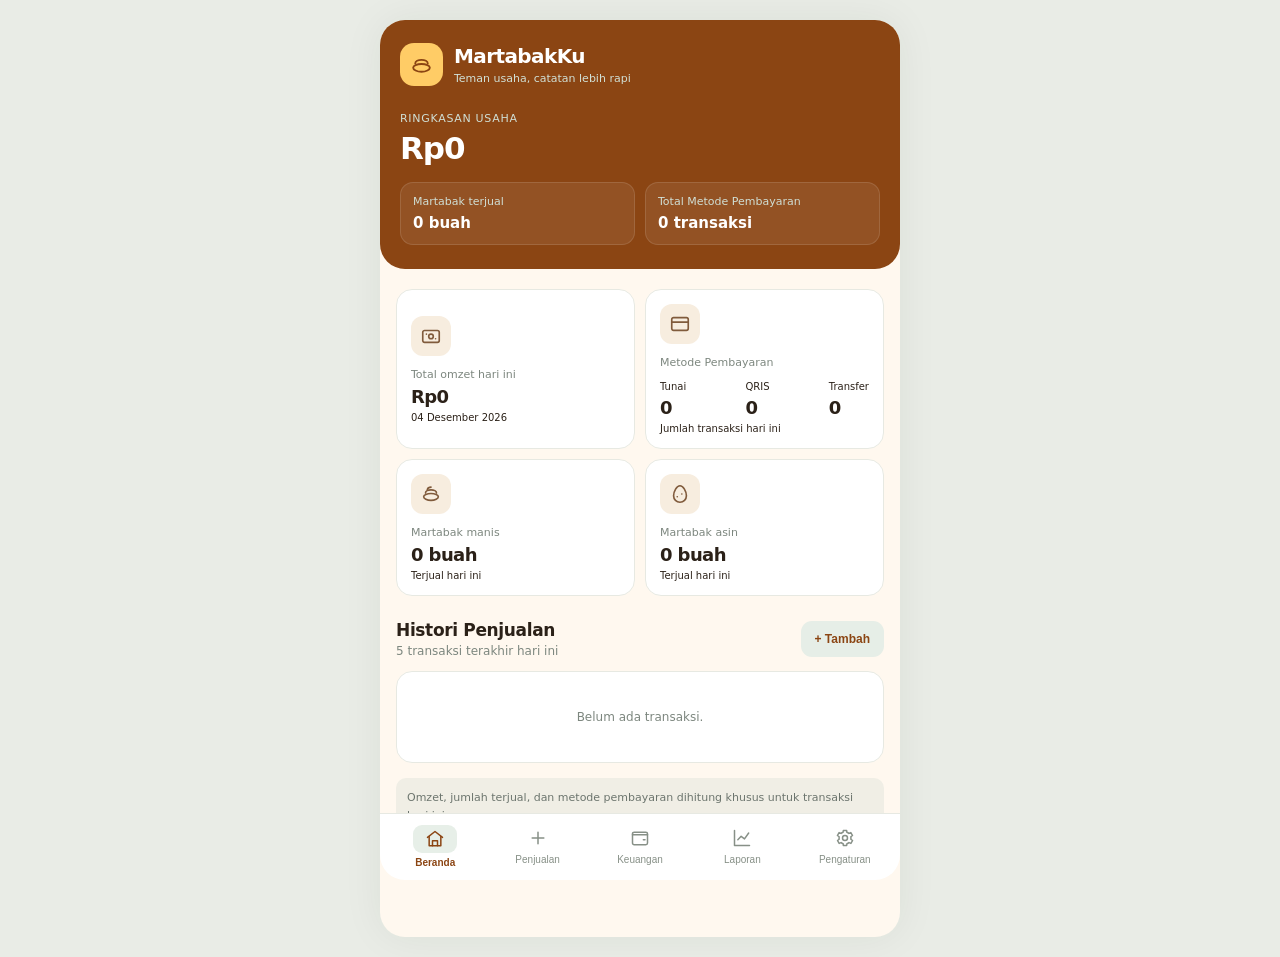
<file: index.html>
<!DOCTYPE html>
<html lang="id">
<head>
  <meta charset="UTF-8">
  <meta name="viewport" content="width=device-width, initial-scale=1.0">

  <title>MartabakKu — Prototipe</title>

  <!-- Ikon aplikasi -->
  <link rel="icon" type="image/png" href="icon-512.png">

  <!-- Pengaturan agar bisa dipasang sebagai aplikasi -->
  <link rel="manifest" href="manifest.json">
  <meta name="theme-color" content="#f5b82e">

  <!-- Desain aplikasi -->
  <link rel="stylesheet" href="style.css">

<style>
  .chart-line-draw {
    stroke-dasharray: 2400;
    stroke-dashoffset: 2400;
    animation: chartLineGrow 3s cubic-bezier(.2,.75,.25,1) forwards;
  }

  .chart-area-rise {
    transform-box: fill-box;
    transform-origin: center bottom;
    animation: chartAreaRise 2s ease-out both;
  }

  .chart-point-appear {
    opacity: 0;
    animation: chartDotAppear .3s ease-out 3s forwards;
  }

  .chart-point,
  [data-detail-day],
  [data-revenue-day] {
    cursor: pointer;
  }

  @keyframes chartLineGrow {
    to { stroke-dashoffset: 0; }
  }

  @keyframes chartAreaRise {
    from { opacity: 0; }
    to { opacity: .14; }
  }

  @keyframes chartDotAppear {
    to { opacity: 1; }
  }

  @media (prefers-reduced-motion: reduce) {
    .chart-line-draw,
    .chart-area-rise,
    .chart-point-appear {
      animation: none !important;
      stroke-dashoffset: 0 !important;
      opacity: 1 !important;
    }
  }
</style>

<style>
.chart-line-draw { stroke-dasharray: 2400; stroke-dashoffset: 2400; animation: chartLineGrow 1.15s cubic-bezier(.2,.75,.25,1) forwards; }
.chart-area-rise { transform-box: fill-box; transform-origin: center bottom; animation: chartAreaRise .9s ease-out both; }
@keyframes chartLineGrow { to { stroke-dashoffset: 0; } }
@keyframes chartAreaRise { from { opacity: 0; transform: scaleY(.02); } to { opacity: .14; transform: scaleY(1); } }
@keyframes chartDotRise { 0% { opacity: 0; transform: translateY(18px) scale(.5); } 70% { opacity: 1; transform: translateY(-2px) scale(1.15); } 100% { opacity: 1; transform: translateY(0) scale(1); } }
@media (prefers-reduced-motion: reduce) { .chart-line-draw, .chart-area-rise, [style*="chartDotRise"] { animation-duration: .01ms !important; animation-delay: 0ms !important; } }
</style>
</head>

<body>
  <div class="app">

    <!-- HEADER / RINGKASAN USAHA -->
    <header class="hero">

      <div class="brand">
        <div class="logo"><svg class="ui-icon" width="25" height="25" viewBox="0 0 24 24" fill="none" stroke="currentColor" stroke-width="1.8" stroke-linecap="round" stroke-linejoin="round" aria-hidden="true"><path d="M4 15c0-2 3.6-3.5 8-3.5s8 1.5 8 3.5-3.6 4-8 4-8-2-8-4Z"/><path d="M6 11c0-2 2.7-3.5 6-3.5s6 1.5 6 3.5"/></svg></div>

        <div>
          <h1>MartabakKu</h1>
          <p>Teman usaha, catatan lebih rapi</p>
        </div>
      </div>

      <div class="eyebrow">RINGKASAN USAHA</div>

      <div class="hero-total" id="heroSales">
        Rp789.000
      </div>

      <div class="hero-stats">

        <div class="hero-stat">
          <small>Martabak terjual</small>
          <strong id="heroQty">27 buah</strong>
        </div>

        <div class="hero-stat">
          <small>Total Metode Pembayaran</small>
          <strong id="heroExpense">0 transaksi</strong>
        </div>

      </div>
    </header>

    <!-- KONTEN UTAMA -->
    <main class="content" id="content"></main>

    <!-- NAVIGASI -->
    <nav class="nav">

      <button class="active" data-tab="home">
        <span><svg class="ui-icon" width="20" height="20" viewBox="0 0 24 24" fill="none" stroke="currentColor" stroke-width="1.8" stroke-linecap="round" stroke-linejoin="round"><path d="m3 10 9-7 9 7"/><path d="M5 9v11h14V9"/><path d="M9 20v-6h6v6"/></svg></span>
        Beranda
      </button>

      <button data-tab="sales">
        <span><svg class="ui-icon" width="20" height="20" viewBox="0 0 24 24" fill="none" stroke="currentColor" stroke-width="1.8" stroke-linecap="round"><path d="M12 5v14M5 12h14"/></svg></span>
        Penjualan
      </button>

      <button data-tab="finance">
        <span><svg class="ui-icon" width="20" height="20" viewBox="0 0 24 24" fill="none" stroke="currentColor" stroke-width="1.8" stroke-linecap="round" stroke-linejoin="round"><rect x="3" y="5" width="18" height="15" rx="2"/><path d="M3 8h18M16 14h2"/></svg></span>
        Keuangan
      </button>

      <button data-tab="reports">
        <span><svg class="ui-icon" width="20" height="20" viewBox="0 0 24 24" fill="none" stroke="currentColor" stroke-width="1.8" stroke-linecap="round" stroke-linejoin="round"><path d="M3 3v18h18"/><path d="m7 14 4-4 4 3 5-7"/></svg></span>
        Laporan
      </button>

      <button data-tab="settings">
        <span><svg class="ui-icon" width="20" height="20" viewBox="0 0 24 24" fill="none" stroke="currentColor" stroke-width="1.8" stroke-linecap="round" stroke-linejoin="round"><circle cx="12" cy="12" r="3"/><path d="M19 13.5a7 7 0 0 0 0-3l2-1.5-2-3.5-2.3 1a7 7 0 0 0-2.5-1.4L14 3h-4l-.3 2.1a7 7 0 0 0-2.5 1.4l-2.3-1-2 3.5L5 10.5a7 7 0 0 0 0 3L3 15l2 3.5 2.3-1a7 7 0 0 0 2.5 1.4L10 21h4l.3-2.1a7 7 0 0 0 2.5-1.4l2.3 1 2-3.5Z"/></svg></span>
        Pengaturan
      </button>

    </nav>

    <!-- NOTIFIKASI -->
    <div class="toast" id="toast" role="status"></div>

    <div id="updateNotice" style="display:none; position:fixed; bottom:20px; left:16px; right:16px; max-width:488px; margin:auto; padding:18px; background:#fff8ef; border:1px solid #e7e9e2; border-radius:16px; box-shadow:0 4px 20px #0002; z-index:9999;">
      <strong>Versi baru MartabakKu tersedia!</strong>
      <p id="updateMessage">Ada pembaruan untuk aplikasi MartabakKu.</p>
      <div style="display:flex; gap:8px;">
        <button id="updateNow" style="flex:1; padding:10px; border:0; border-radius:8px; background:#8b4513; color:white;">Update sekarang</button>
        <button id="updateLater" style="flex:1; padding:10px; border:1px solid #ddd; border-radius:8px; background:white;">Nanti</button>
      </div>
    </div>

  </div>

    <!-- Modul halaman dimuat lebih dulu; app.js memuat data, fungsi bersama, navigasi, lalu render awal. -->
    <script src="beranda.js"></script>
    <script src="penjualan.js"></script>
    <script src="keuangan.js"></script>
    <script src="laporan.js"></script>
    <script src="pengaturan.js"></script>
    <script src="app.js"></script>


  <script>
    // Efek tekan untuk elemen interaktif, termasuk konten yang dibuat dinamis.
    document.addEventListener('pointerdown', function (event) {
      const target = event.target.closest('button, a, [role="button"], input[type="button"], input[type="submit"], [data-action], [onclick], .metric, .totalbox, .dashboard-card, .report-card, .payment-card, .clickable');
      if (!target || target.matches(':disabled, [aria-disabled="true"]')) return;
      target.classList.remove('tap-bounce'); void target.offsetWidth; target.classList.add('tap-bounce');
    });
    document.addEventListener('animationend', function (event) { if (event.animationName === 'martabakTap') event.target.classList.remove('tap-bounce'); });
  </script>

  <script>
    
    if ('serviceWorker' in navigator) {
      window.addEventListener('load', () => {
        navigator.serviceWorker.register('./service-worker.js')
          .catch(error => {
            console.error('Service worker gagal:', error);
          });
      });
    }
  </script>
</body>
</html>
</file>
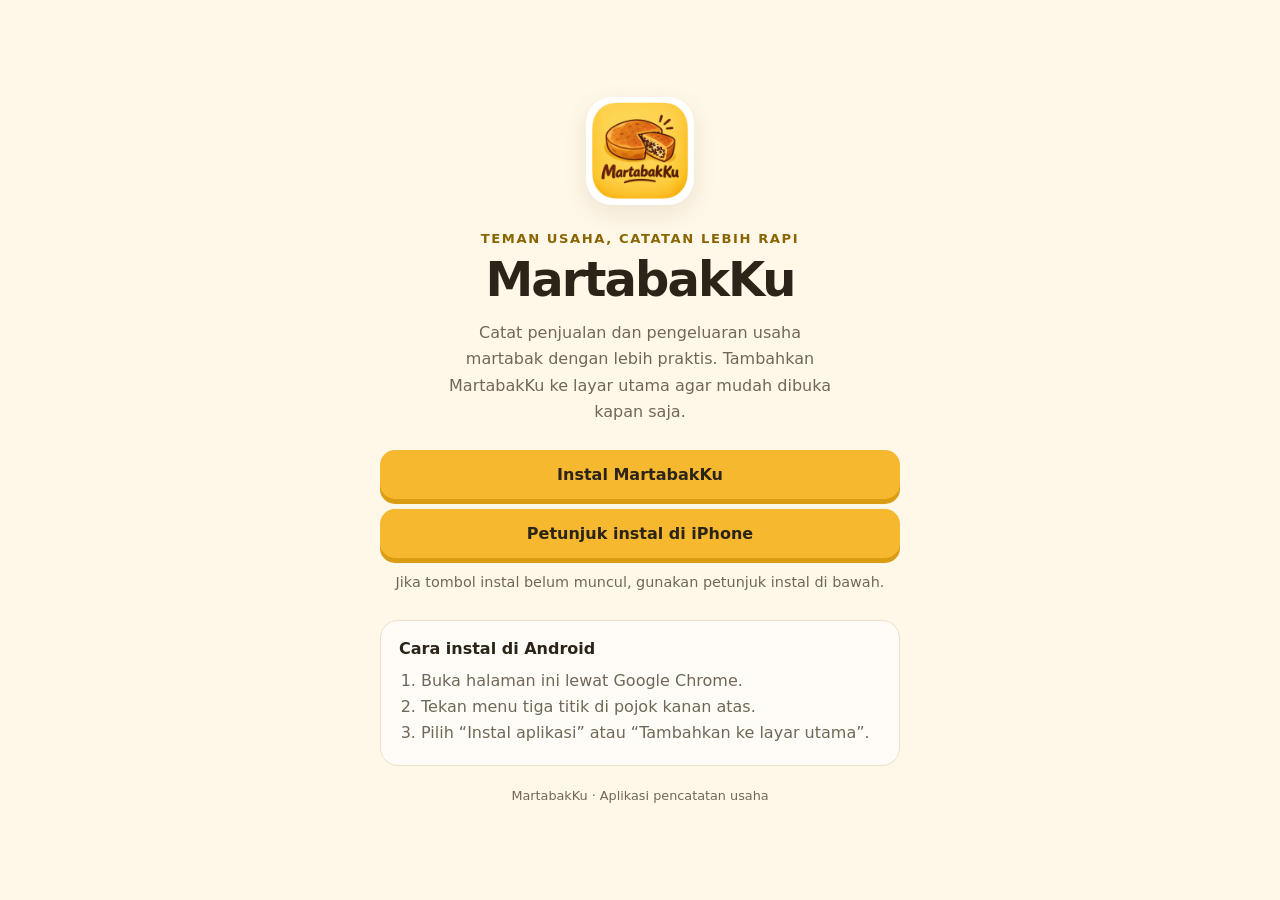
<file: install.html>
<!doctype html>
<html lang="id">
<head>
  <meta charset="utf-8">
  <meta name="viewport" content="width=device-width, initial-scale=1">
  <meta name="theme-color" content="#f5b82e">
  <link rel="manifest" href="manifest.json">
  <title>Instal MartabakKu</title>
  <style>
    :root { color-scheme: light; --gold:#f5b82e; --ink:#2b2418; --muted:#706757; --cream:#fff8e8; --line:#eadfc8; }
    * { box-sizing:border-box; }
    body { margin:0; font-family:system-ui,-apple-system,BlinkMacSystemFont,"Segoe UI",sans-serif; background:var(--cream); color:var(--ink); }
    main { min-height:100vh; display:flex; align-items:center; justify-content:center; padding:24px; }
    .page { width:min(100%,520px); text-align:center; }
    .logo { width:108px; height:108px; object-fit:contain; border-radius:26px; background:white; box-shadow:0 8px 24px #4a35151a; }
    .eyebrow { margin:22px 0 8px; color:#8a6500; font-weight:750; font-size:.82rem; letter-spacing:.12em; text-transform:uppercase; }
    h1 { font-size:clamp(2rem,8vw,3rem); line-height:1.08; margin:0; letter-spacing:-.04em; }
    .lead { color:var(--muted); line-height:1.65; margin:14px auto 24px; max-width:390px; }
    .actions { display:grid; gap:10px; }
    button,a.button { display:block; width:100%; border:0; border-radius:15px; padding:15px 18px; font:inherit; font-weight:750; text-decoration:none; cursor:pointer; }
    .primary { background:var(--gold); color:#2b2418; box-shadow:0 5px 0 #d99c12; }
    .secondary { background:#fff; color:var(--ink); border:1px solid var(--line)!important; }
    .status { min-height:24px; margin:14px 0 0; font-size:.9rem; color:var(--muted); line-height:1.5; }
    .steps { margin:24px 0 0; padding:18px; border:1px solid var(--line); border-radius:18px; background:#ffffffa8; text-align:left; }
    .steps h2 { font-size:1rem; margin:0 0 10px; }
    .steps ol { margin:0; padding-left:22px; color:var(--muted); line-height:1.65; }
    .foot { margin:22px 0 0; color:var(--muted); font-size:.8rem; }
  </style>
</head>
<body>
  <main>
    <section class="page" aria-labelledby="title">
      <img class="logo" src="./icon-512.png" alt="Logo MartabakKu" onerror="this.style.display='none'">
      <p class="eyebrow">Teman usaha, catatan lebih rapi</p>
      <h1 id="title">MartabakKu</h1>
      <p class="lead">Catat penjualan dan pengeluaran usaha martabak dengan lebih praktis. Tambahkan MartabakKu ke layar utama agar mudah dibuka kapan saja.</p>
      <div class="actions">
        <button class="primary" id="installButton" hidden>Instal MartabakKu</button>
        <button class="primary" id="iosButton" hidden>Petunjuk instal di iPhone</button>
      </div>
      <p class="status" id="status" aria-live="polite">Memeriksa opsi instalasi yang tersedia…</p>
      <div class="steps" id="steps" hidden>
        <h2 id="stepsTitle">Cara menambahkan ke layar utama</h2>
        <ol id="stepsList"></ol>
      </div>
      <p class="foot">MartabakKu · Aplikasi pencatatan usaha</p>
    </section>
  </main>
  <script>
    const installButton = document.getElementById('installButton');
    const iosButton = document.getElementById('iosButton');
    const statusText = document.getElementById('status');
    const steps = document.getElementById('steps');
    const stepsTitle = document.getElementById('stepsTitle');
    const stepsList = document.getElementById('stepsList');
    let deferredPrompt = null;

    function showSteps(title, items) {
      stepsTitle.textContent = title;
      stepsList.replaceChildren(...items.map(text => {
        const li = document.createElement('li'); li.textContent = text; return li;
      }));
      steps.hidden = false;
    }

    window.addEventListener('beforeinstallprompt', event => {
      event.preventDefault();
      deferredPrompt = event;
      installButton.hidden = false;
      iosButton.hidden = true;
      statusText.textContent = 'MartabakKu siap dipasang di perangkat ini.';
    });

    installButton.addEventListener('click', async () => {
      if (!deferredPrompt) {
        statusText.textContent = 'Opsi instal langsung belum tersedia. Gunakan petunjuk di bawah.';
        showSteps('Cara instal di Android', ['Buka halaman ini lewat Google Chrome.', 'Tekan menu tiga titik di pojok kanan atas.', 'Pilih “Instal aplikasi” atau “Tambahkan ke layar utama”.']);
        return;
      }
      deferredPrompt.prompt();
      await deferredPrompt.userChoice;
      deferredPrompt = null;
      installButton.hidden = true;
      statusText.textContent = 'Jika instalasi disetujui, ikon MartabakKu akan ditambahkan ke perangkat.';
    });

    const isIOS = /iphone|ipad|ipod/i.test(navigator.userAgent) && !window.MSStream;
    const isStandalone = window.matchMedia('(display-mode: standalone)').matches || window.navigator.standalone === true;
    if (isIOS && !isStandalone) {
      iosButton.hidden = false;
      statusText.textContent = 'Di iPhone, tambahkan MartabakKu melalui menu Bagikan di Safari.';
    } else if (isStandalone) {
      statusText.textContent = 'MartabakKu sudah dibuka dalam mode aplikasi.';
    } else {
      statusText.textContent = 'Jika tombol instal belum muncul, gunakan petunjuk instal di bawah.';
      showSteps('Cara instal di Android', ['Buka halaman ini lewat Google Chrome.', 'Tekan menu tiga titik di pojok kanan atas.', 'Pilih “Instal aplikasi” atau “Tambahkan ke layar utama”.']);
    }

    iosButton.addEventListener('click', () => {
      showSteps('Cara instal di iPhone', ['Buka link ini menggunakan Safari.', 'Tekan tombol Bagikan (kotak dengan panah ke atas).', 'Pilih “Tambahkan ke Layar Utama”.', 'Tekan “Tambah” di pojok kanan atas.']);
      statusText.textContent = 'Ikuti langkah-langkah berikut untuk menambahkan ikon ke layar utama.';
    });
  </script>
</body>
</html>
</file>
<file: style.css>
:root{--green: #8b4513;--gold:#ffcc66;--bg:#fff8ef;--ink:#2b2118;--muted:#7d877f;--line:#e7e9e2;--white:#fff;--red:#b64a40}*{box-sizing:border-box}body{margin:0;background:#e9ece6;color:var(--ink);font-family:Inter,system-ui,-apple-system,Segoe UI,sans-serif}.app{width:100%;max-width:520px;min-height:100vh;margin:auto;background:var(--bg);position:relative;padding-bottom:82px;box-shadow:0 0 40px #142b1710}.hero{background:var(--green);color:white;padding:23px 20px 24px;border-radius:0 0 25px 25px}.brand{display:flex;align-items:center;gap:11px}.logo{display:grid;place-items:center;background:var(--gold);color:var(--green);font-size:23px;font-weight:900;width:43px;height:43px;border-radius:14px}.brand h1{font-size:20px;margin:0;letter-spacing:-.6px}.brand p{font-size:11px;color:#d1e0d6;margin:4px 0 0}.eyebrow{font-size:11px;letter-spacing:.7px;color:#d0dfd5;margin-top:26px}.hero-total{font-size:31px;font-weight:850;letter-spacing:-1px;margin:5px 0 16px}.hero-stats{display:grid;grid-template-columns:1fr 1fr;gap:10px}.hero-stat{background:#ffffff13;border:1px solid #ffffff1e;border-radius:13px;padding:12px}.hero-stat small{display:block;color:#d0dfd5;font-size:11px;margin-bottom:5px}.hero-stat strong{font-size:15px}.content{padding:20px 16px}.heading-row{display:flex;align-items:center;justify-content:space-between;gap:10px;margin:0 0 13px}.heading{font-size:17px;font-weight:800;letter-spacing:-.35px}.muted{color:var(--muted);font-size:12px;margin-top:4px}.btn{border:0;border-radius:11px;padding:11px 14px;background:var(--green);color:white;font-weight:750;font-size:12px;cursor:pointer}.btn:active{transform:scale(.98)}.btn.secondary{background:#e6eee7;color:var(--green)}.btn.outline{background:transparent;border:1px solid #ccd8ce;color:var(--green)}.btn.full{width:100%;padding:13px}.metrics{display:grid;grid-template-columns:1fr 1fr;gap:10px;margin-bottom:24px}.metric,.panel{background:var(--white);border:1px solid var(--line);border-radius:16px;padding:14px}.metric .emoji{font-size:20px;margin-bottom:9px}.metric .label{font-size:11px;color:var(--muted)}.metric .value{font-size:18px;font-weight:850;letter-spacing:-.6px;margin:5px 0}.metric .hint{font-size:10px;color:var(--green2)}.panel{margin-bottom:15px}.bar-row{display:grid;grid-template-columns:95px 1fr 25px;gap:8px;align-items:center;font-size:11px;margin:15px 0}.track{height:8px;background:#edf0eb;border-radius:99px;overflow:hidden}.fill{height:100%;background:var(--green2);border-radius:99px}.product{display:flex;align-items:center;gap:10px;padding:12px 0;border-bottom:1px solid #f0f1ed}.product:last-child{border-bottom:0}.food{width:42px;height:42px;display:grid;place-items:center;background:#f8eee0;border-radius:12px;font-size:21px;flex-shrink:0}.product-info{flex:1;min-width:0}.product-info strong{display:block;font-size:12px}.product-info small{display:block;color:var(--muted);font-size:11px;margin-top:4px}.price{font-size:12px;font-weight:800;text-align:right}.nav{position:fixed;bottom:0;left:50%;transform:translateX(-50%);width:min(100%,520px);display:grid;grid-template-columns:repeat(5,1fr);background:white;border-top:1px solid var(--line);padding:8px 4px max(9px,env(safe-area-inset-bottom));z-index:5}.nav button{background:none;border:0;color:#879087;font-size:10px;display:flex;align-items:center;flex-direction:column;gap:4px;padding:3px 0;cursor:pointer}.nav button span{font-size:19px;line-height:25px}.nav button.active{color:var(--green);font-weight:800}.nav button.active span{background:#e7efe8;border-radius:9px;padding:0 10px}.field{display:block;margin:14px 0}.field span{display:block;font-size:12px;font-weight:750;margin-bottom:7px}.field input,.field select{width:100%;padding:12px;border:1px solid #dfe4dd;border-radius:10px;background:white;color:var(--ink);font:inherit;font-size:13px;outline-color:var(--green)}.two{display:grid;grid-template-columns:1fr 1fr;gap:10px}.totalbox{display:flex;align-items:center;justify-content:space-between;background:#e8f0e9;border-radius:13px;padding:14px;margin:15px 0}.totalbox strong{font-size:20px;color:var(--green)}.chips{display:flex;gap:7px;flex-wrap:wrap;margin-bottom:14px}.chip{border:1px solid var(--line);border-radius:30px;background:white;color:var(--muted);padding:8px 13px;font-size:11px;cursor:pointer}.chip.active{background:var(--green);color:white;border-color:var(--green)}.line-item{display:flex;justify-content:space-between;gap:8px;padding:12px 0;border-bottom:1px solid var(--line);font-size:12px}.line-item:last-child{border-bottom:0}.notice{background:#f0eee5;color:#6c756e;border-radius:10px;padding:11px;font-size:11px;line-height:1.6;margin-top:12px}.empty{text-align:center;padding:24px 10px;color:var(--muted);font-size:12px}.toast{position:fixed;bottom:85px;left:50%;transform:translateX(-50%);width:min(calc(100% - 32px),480px);background:var(--green);color:white;border-radius:11px;padding:12px 14px;font-size:12px;display:none;z-index:8;box-shadow:0 5px 20px #0002}.settings-row{display:flex;align-items:center;gap:10px;padding:12px 0;border-bottom:1px solid var(--line)}.settings-row:last-child{border-bottom:0}.settings-row .food{font-size:18px}.settings-row strong{font-size:12px}.settings-row small{display:block;color:var(--muted);font-size:11px;margin-top:4px}@media(min-width:600px){body{padding:20px 0}.app{border-radius:25px;overflow:hidden;min-height:850px}.nav{bottom:20px;border-radius:0 0 25px 25px}}

.field select {
  display: block;
  width: 100%;
  appearance: auto;
  -webkit-appearance: menulist;
  cursor: pointer;
}

.food-icon {
  width: 48px;
  height: 48px;
  min-width: 48px;
  flex-shrink: 0;
  position: relative;
  display: flex;
  align-items: center;
  justify-content: center;
  background: #fff3d6;
  border: 1px solid #f0dfb7;
  border-radius: 14px;
  font-size: 21px;
  line-height: 1;
  white-space: nowrap;
}

.food-icon:has(+ .product-info) {
  letter-spacing: -5px;
}

.food-icon.food-mixed {
  display: block;
  position: relative;
  font-size: 15px;
  letter-spacing: 0;
}

.food-mixed span {
  position: absolute;
  line-height: 1;
}

.food-mixed span:first-child {
  top: 7px;
  left: 5px;
}

.food-mixed span:last-child {
  right: 5px;
  bottom: 7px;
}


/* ===== ANIMASI GLOBAL MARTABAKKU ===== */

/* Transisi dasar */
button,
.btn,
.chip,
.metric,
.panel,
.product,
.settings-row,
.food-icon,
input,
select,
textarea {
  transition:
    transform .18s ease,
    box-shadow .22s ease,
    background-color .2s ease,
    border-color .2s ease,
    color .2s ease,
    opacity .2s ease;
  -webkit-tap-highlight-color: transparent;
}

/* Semua tombol saat ditekan */
button:active,
.btn:active,
.chip:active {
  transform: scale(.96);
}

/* Tombol utama */
.btn:hover {
  box-shadow: 0 4px 10px #8b451320;
}

/* Kartu ringkasan dan panel */
.metric,
.panel {
  transition:
    transform .22s ease,
    box-shadow .22s ease,
    border-color .22s ease;
}

@media (hover: hover) {
  .metric:hover,
  .panel:hover {
    box-shadow: 0 5px 16px #2b21180d;
    border-color: #dfc5aa;
  }
}

/* Efek saat kartu ditekan */
.metric:active {
  transform: scale(.98);
}

/* Navigasi bawah */
.nav button {
  transition:
    color .2s ease,
    transform .18s ease,
    opacity .2s ease;
}

.nav button:active {
  transform: scale(.91);
}

.nav button span {
  transition:
    background-color .2s ease,
    transform .2s ease;
}

.nav button.active span {
  animation: navPop .25s ease;
}

@keyframes navPop {
  0%   { transform: scale(.85); }
  65%  { transform: scale(1.1); }
  100% { transform: scale(1); }
}

/* Filter kategori */
.chip:active {
  opacity: .8;
}

.chip.active {
  box-shadow: 0 3px 8px #8b451322;
}

/* Kolom input saat disentuh */
.field input:focus,
.field select:focus,
.field textarea:focus {
  border-color: var(--green);
  box-shadow: 0 0 0 3px #8b451315;
}

/* Ikon produk */
.food-icon,
.food {
  transition: transform .2s ease;
}

@media (hover: hover) {
  .food-icon:hover,
  .food:hover {
    transform: translateY(-2px);
  }
}

/* Baris pengaturan */
.settings-row {
  border-radius: 10px;
}

.settings-row:active {
  background: #fff3e6;
}

/* Animasi konten saat halaman dirender */
@keyframes contentEnter {
  from {
    opacity: 0;
    transform: translateY(6px);
  }
  to {
    opacity: 1;
    transform: translateY(0);
  }
}

/* Hormati pengaturan pengurangan gerakan */
@media (prefers-reduced-motion: reduce) {
  *,
  *::before,
  *::after {
    animation-duration: .01ms !important;
    animation-iteration-count: 1 !important;
    transition-duration: .01ms !important;
    scroll-behavior: auto !important;
  }
}


/* ===== TRANSISI HALAMAN MARTABAKKU ===== */

.content {
  animation: pageEnter .24s ease both;
}

@keyframes pageEnter {
  from {
    opacity: 0;
    transform: translateY(8px);
  }
  to {
    opacity: 1;
    transform: translateY(0);
  }
}

/* Form dan panel yang muncul */
.field,
.totalbox,
.notice,
.empty {
  animation: elementEnter .22s ease both;
}

@keyframes elementEnter {
  from {
    opacity: 0;
    transform: translateY(5px);
  }
  to {
    opacity: 1;
    transform: translateY(0);
  }
}

/* Efek klik kartu produk */
.product {
  border-radius: 10px;
}

.product:active {
  background: #fff5e9;
  transform: scale(.985);
}

/* Efek saat tombol kembali ditekan */
button:active {
  transition-duration: .08s;
}

/* Animasi toast notifikasi */
.toast {
  transition: opacity .2s ease;
}

/* Aksesibilitas */
@media (prefers-reduced-motion: reduce) {
  .content,
  .field,
  .totalbox,
  .notice,
  .empty {
    animation: none !important;
  }
}


/* Animasi perpindahan halaman */
#content.page-transition {
  animation: pageTransition .25s ease both;
}

@keyframes pageTransition {
  from {
    opacity: 0;
    transform: translateY(7px);
  }
  to {
    opacity: 1;
    transform: translateY(0);
  }
}

@media (prefers-reduced-motion: reduce) {
  #content.page-transition {
    animation: none !important;
  }
}

#content.page-enter {
  animation: pageEnter 0.3s ease-out;
}

@keyframes pageEnter {
  from {
    opacity: 0;
    transform: translateY(8px);
  }
  to {
    opacity: 1;
    transform: translateY(0);
  }
}

/* Animasi kartu dan histori penjualan */
#content.page-enter .metric,
#content.page-enter .panel,
#content.page-enter .totalbox,
#content.page-enter .expense-card,
#content.page-enter .sale-card,
#content.page-enter .history-item {
  animation: cardEnter 0.4s ease-out both;
}

@keyframes cardEnter {
  from {
    opacity: 0;
    transform: translateY(12px);
  }
  to {
    opacity: 1;
    transform: translateY(0);
  }
}


/* Ikon outline elegan untuk seluruh aplikasi */
.ui-icon {
  display: inline-block;
  vertical-align: middle;
  flex: 0 0 auto;
}
.metric .emoji {
  display: flex;
  align-items: center;
  justify-content: center;
  width: 40px;
  height: 40px;
  margin-bottom: 12px;
  border-radius: 12px;
  background: #f7eddf;
  color: #805b3c;
  font-size: 0;
}
.food .ui-icon,
.food-icon .ui-icon {
  color: #805b3c;
}
.food-pair {
  display: flex;
  align-items: center;
  gap: 1px;
}
.nav button span {
  display: flex;
  align-items: center;
  justify-content: center;
  min-height: 25px;
}
.nav button.active span {
  padding: 4px 12px;
}
.expense-datetime .ui-icon {
  color: #8b6b4d;
  margin-right: 3px;
}
.logo .ui-icon {
  color: var(--green);
}
</file>
